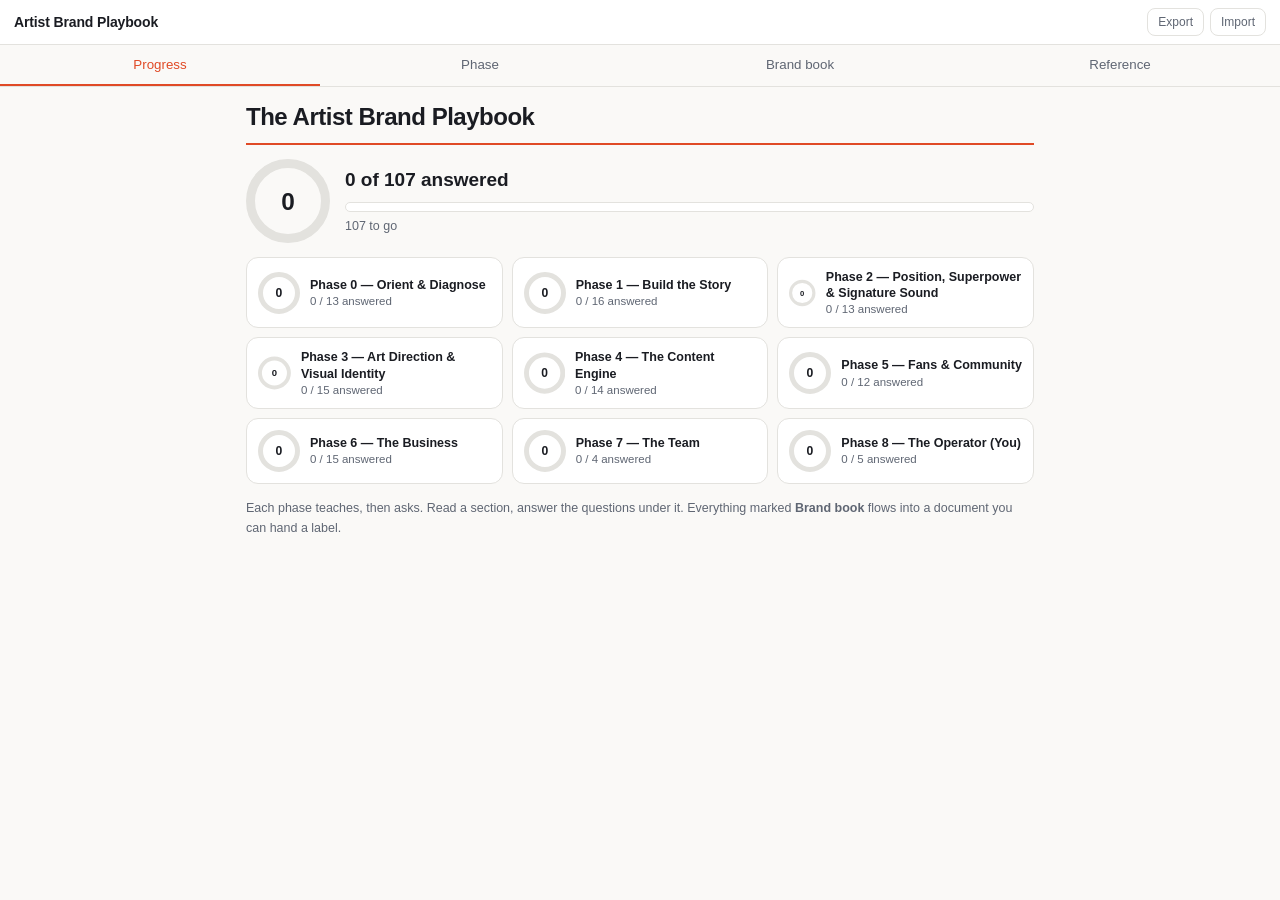
<file: index.html>
<!DOCTYPE html><html lang="en"><head>
<meta charset="utf-8">
<meta name="viewport" content="width=device-width,initial-scale=1,viewport-fit=cover">
<title>Artist Brand Playbook</title>
<meta name="description" content="Playbook and workbook for building a music artist brand.">
<link rel="manifest" href="manifest.webmanifest">
<meta name="theme-color" content="#0e0f13">
<meta name="apple-mobile-web-app-capable" content="yes">
<meta name="mobile-web-app-capable" content="yes">
<meta name="apple-mobile-web-app-status-bar-style" content="black-translucent">
<meta name="apple-mobile-web-app-title" content="Playbook">
<link rel="apple-touch-icon" href="icon-192.png">
<link rel="icon" href="icon-192.png">
<link rel="stylesheet" href="style.css">
</head><body>
<div id="app">
 <header id="bar">
  <span class="brand">Artist Brand Playbook</span>
  <span class="sp"></span>
  <button id="exp" class="mini">Export</button>
  <button id="imp" class="mini">Import</button>
 </header>
 <nav id="tabs">
  <button id="tab_home">Progress</button>
  <button id="tab_phase">Phase</button>
  <button id="tab_book">Brand book</button>
  <button id="tab_ref">Reference</button>
 </nav>
 <main id="stage"></main>
 <div id="boot"><p>Loading…</p></div>
</div>
<div id="printarea"></div>
<div id="toast"></div>
<input type="file" id="fi" accept="application/json,.json" hidden>
<noscript><p style="padding:24px;font:16px system-ui">This app needs JavaScript enabled.</p></noscript>
<script src="app.js"></script>
</body></html>
</file>
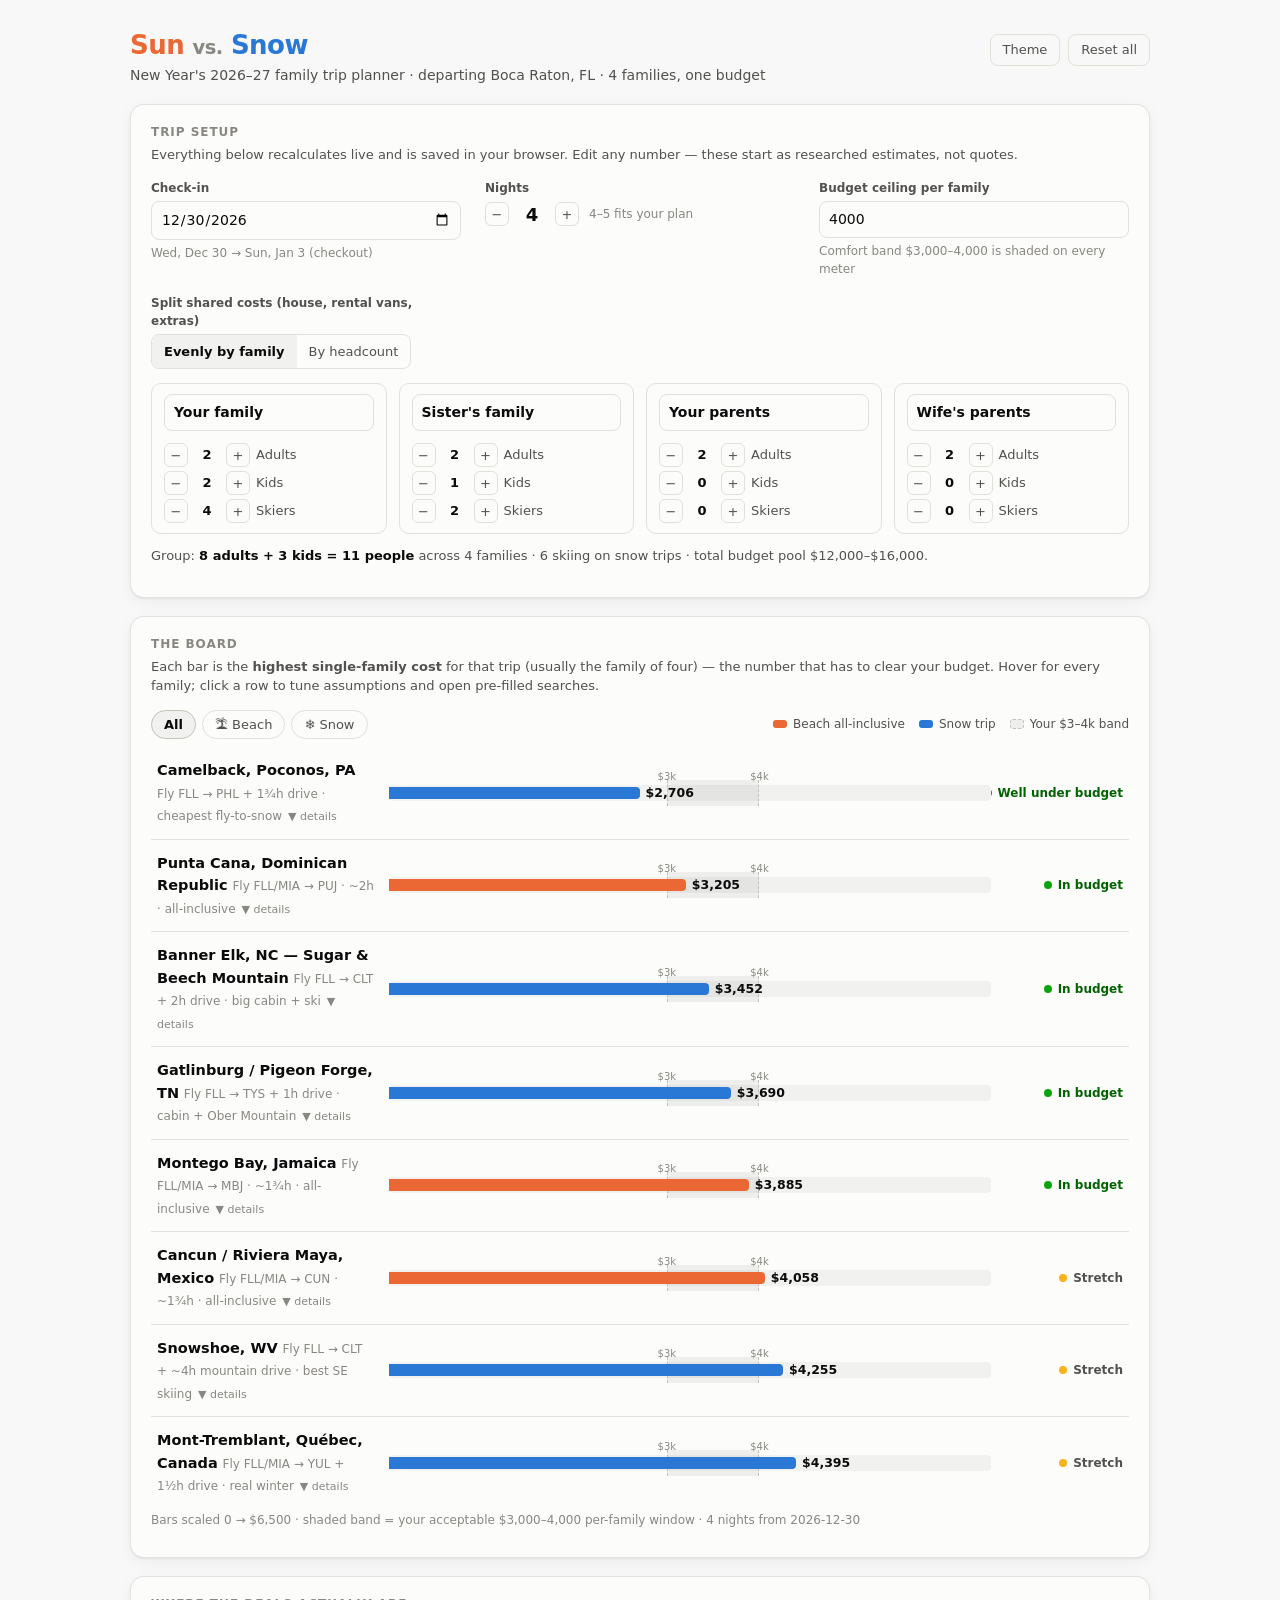
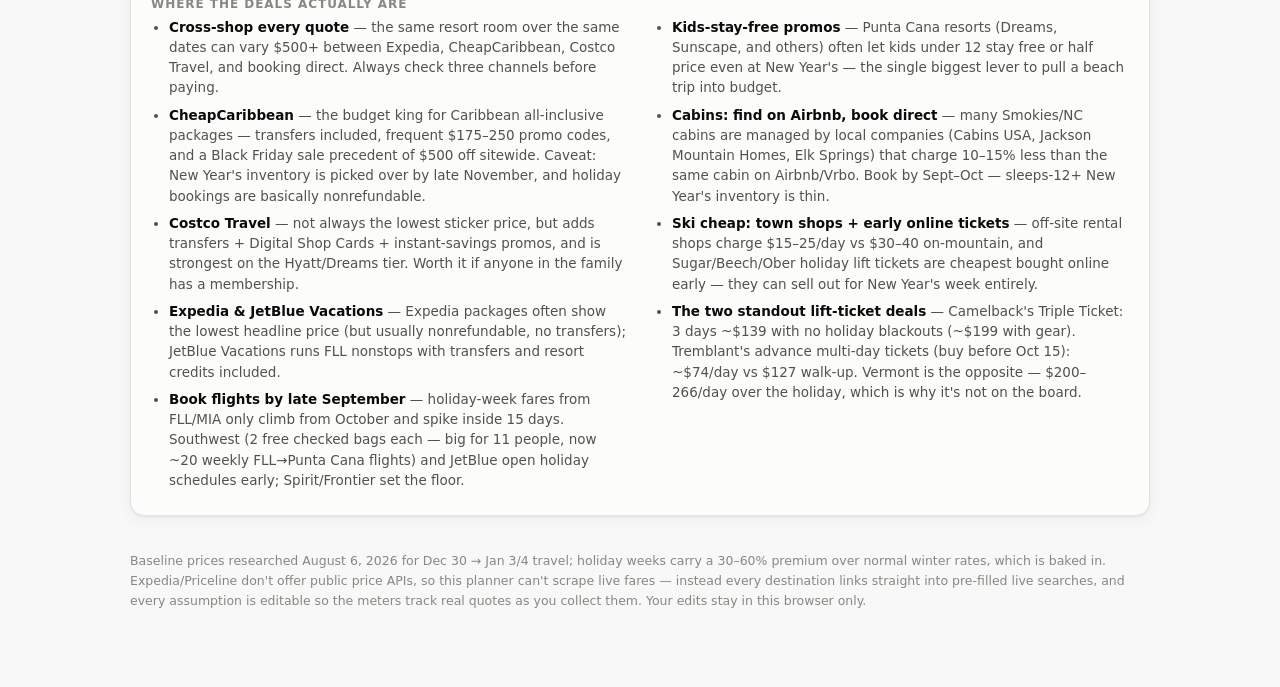
<file: trip-planner/index.html>
<!DOCTYPE html>
<html lang="en">
<head>
<meta charset="utf-8">
<meta name="viewport" content="width=device-width, initial-scale=1">
<title>Sun vs. Snow — New Year's Family Trip Planner</title>
<style>
  :root {
    color-scheme: light;
    /* ink + surfaces (cool-biased neutrals) */
    --page: #f7f8f7;
    --surface: #fcfcfb;
    --surface-2: #f1f2f0;
    --ink: #0b0b0b;
    --ink-2: #52514e;
    --ink-3: #898781;
    --hairline: #e1e0d9;
    --ring: rgba(11,11,11,0.10);
    --baseline: #c3c2b7;
    /* the two worlds */
    --beach: #eb6834;
    --beach-soft: rgba(235,104,52,0.12);
    --snow: #2a78d6;
    --snow-soft: rgba(42,120,214,0.12);
    /* status (fixed, never themed) */
    --good: #0ca30c;
    --good-text: #006300;
    --warn: #fab219;
    --crit: #d03b3b;
    --band: rgba(11,11,11,0.055);
    --shadow: 0 1px 2px rgba(11,11,11,0.05), 0 4px 16px rgba(11,11,11,0.05);
    --focus: 0 0 0 2px var(--surface), 0 0 0 4px var(--snow);
  }
  @media (prefers-color-scheme: dark) {
    :root:where(:not([data-theme="light"])) {
      color-scheme: dark;
      --page: #0d0d0d;
      --surface: #1a1a19;
      --surface-2: #232322;
      --ink: #ffffff;
      --ink-2: #c3c2b7;
      --ink-3: #898781;
      --hairline: #2c2c2a;
      --ring: rgba(255,255,255,0.10);
      --baseline: #383835;
      --beach: #d95926;
      --beach-soft: rgba(217,89,38,0.18);
      --snow: #3987e5;
      --snow-soft: rgba(57,135,229,0.18);
      --good-text: #0ca30c;
      --band: rgba(255,255,255,0.07);
      --shadow: none;
      --focus: 0 0 0 2px var(--surface), 0 0 0 4px var(--snow);
    }
  }
  :root[data-theme="dark"] {
    color-scheme: dark;
    --page: #0d0d0d;
    --surface: #1a1a19;
    --surface-2: #232322;
    --ink: #ffffff;
    --ink-2: #c3c2b7;
    --ink-3: #898781;
    --hairline: #2c2c2a;
    --ring: rgba(255,255,255,0.10);
    --baseline: #383835;
    --beach: #d95926;
    --beach-soft: rgba(217,89,38,0.18);
    --snow: #3987e5;
    --snow-soft: rgba(57,135,229,0.18);
    --good-text: #0ca30c;
    --band: rgba(255,255,255,0.07);
    --shadow: none;
    --focus: 0 0 0 2px var(--surface), 0 0 0 4px var(--snow);
  }
  :root[data-theme="light"] {
    color-scheme: light;
    --page: #f7f8f7;
    --surface: #fcfcfb;
    --surface-2: #f1f2f0;
    --ink: #0b0b0b;
    --ink-2: #52514e;
    --ink-3: #898781;
    --hairline: #e1e0d9;
    --ring: rgba(11,11,11,0.10);
    --baseline: #c3c2b7;
    --beach: #eb6834;
    --beach-soft: rgba(235,104,52,0.12);
    --snow: #2a78d6;
    --snow-soft: rgba(42,120,214,0.12);
    --good-text: #006300;
    --band: rgba(11,11,11,0.055);
    --shadow: 0 1px 2px rgba(11,11,11,0.05), 0 4px 16px rgba(11,11,11,0.05);
  }

  * { box-sizing: border-box; }
  body {
    margin: 0;
    background: var(--page);
    color: var(--ink);
    font: 15px/1.5 system-ui, -apple-system, "Segoe UI", sans-serif;
    -webkit-text-size-adjust: 100%;
  }
  .wrap { max-width: 1060px; margin: 0 auto; padding: 20px 20px 64px; }

  a { color: var(--snow); }
  button { font: inherit; color: inherit; }
  button:focus-visible, input:focus-visible, select:focus-visible, [tabindex]:focus-visible {
    outline: none; box-shadow: var(--focus); border-radius: 6px;
  }

  /* ---------- header ---------- */
  header.top {
    display: flex; flex-wrap: wrap; align-items: baseline; gap: 8px 16px;
    padding: 6px 0 18px;
  }
  .wordmark { font-size: 26px; font-weight: 800; letter-spacing: -0.02em; margin: 0; text-wrap: balance; }
  .wordmark .sun { color: var(--beach); }
  .wordmark .vs { color: var(--ink-3); font-weight: 600; font-size: 0.75em; padding: 0 2px; }
  .wordmark .sno { color: var(--snow); }
  .tagline { color: var(--ink-2); font-size: 14px; margin: 0; }
  .top-actions { margin-left: auto; display: flex; gap: 8px; }
  .ghost-btn {
    background: none; border: 1px solid var(--hairline); border-radius: 8px;
    padding: 5px 12px; font-size: 13px; color: var(--ink-2); cursor: pointer;
  }
  .ghost-btn:hover { background: var(--surface-2); color: var(--ink); }

  /* ---------- panels ---------- */
  .panel {
    background: var(--surface); border: 1px solid var(--ring); border-radius: 14px;
    box-shadow: var(--shadow); padding: 18px 20px; margin-bottom: 18px;
  }
  .panel h2 {
    margin: 0 0 4px; font-size: 12px; font-weight: 700; letter-spacing: 0.08em;
    text-transform: uppercase; color: var(--ink-3);
  }
  .panel .sub { margin: 0 0 14px; color: var(--ink-2); font-size: 13px; }

  /* ---------- setup ---------- */
  .setup-grid { display: grid; grid-template-columns: repeat(auto-fit, minmax(230px, 1fr)); gap: 16px 24px; }
  .field label, .fam-card .fname { display: block; font-size: 12px; font-weight: 600; color: var(--ink-2); margin-bottom: 4px; }
  .field input[type="date"], .field input[type="number"], .field select, .fam-card input[type="text"] {
    width: 100%; padding: 7px 9px; border: 1px solid var(--hairline); border-radius: 8px;
    background: var(--surface); color: var(--ink); font: inherit; font-size: 14px;
  }
  .hint { font-size: 12px; color: var(--ink-3); margin-top: 4px; }
  .seg { display: inline-flex; border: 1px solid var(--hairline); border-radius: 8px; overflow: hidden; }
  .seg button { background: none; border: 0; padding: 7px 12px; font-size: 13px; cursor: pointer; color: var(--ink-2); }
  .seg button[aria-pressed="true"] { background: var(--surface-2); color: var(--ink); font-weight: 600; }
  .fam-grid { display: grid; grid-template-columns: repeat(auto-fit, minmax(215px, 1fr)); gap: 12px; margin-top: 14px; }
  .fam-card { border: 1px solid var(--hairline); border-radius: 10px; padding: 10px 12px; background: var(--surface); }
  .fam-card input[type="text"] { font-weight: 600; margin-bottom: 8px; }
  .steppers { display: flex; gap: 10px; flex-wrap: wrap; }
  .stepper { display: flex; align-items: center; gap: 6px; font-size: 13px; color: var(--ink-2); }
  .stepper .num {
    min-width: 26px; text-align: center; font-weight: 700; color: var(--ink);
    font-variant-numeric: tabular-nums;
  }
  .stepper button {
    width: 24px; height: 24px; border-radius: 6px; border: 1px solid var(--hairline);
    background: none; cursor: pointer; line-height: 1; color: var(--ink-2); padding: 0;
  }
  .stepper button:hover { background: var(--surface-2); color: var(--ink); }
  .group-note { margin-top: 12px; font-size: 13px; color: var(--ink-2); }
  .group-note strong { color: var(--ink); }

  /* ---------- board ---------- */
  .board-head { display: flex; flex-wrap: wrap; gap: 10px 16px; align-items: center; margin-bottom: 8px; }
  .filter-chips { display: flex; gap: 6px; }
  .chip-btn {
    border: 1px solid var(--hairline); background: none; border-radius: 999px;
    padding: 4px 12px; font-size: 13px; cursor: pointer; color: var(--ink-2);
  }
  .chip-btn[aria-pressed="true"] { background: var(--surface-2); color: var(--ink); font-weight: 600; border-color: var(--baseline); }
  .legend { display: flex; gap: 14px; margin-left: auto; font-size: 12px; color: var(--ink-2); flex-wrap: wrap; }
  .legend .key { display: inline-flex; align-items: center; gap: 6px; }
  .swatch { width: 14px; height: 8px; border-radius: 3px; display: inline-block; }
  .swatch.beach { background: var(--beach); }
  .swatch.snow { background: var(--snow); }
  .swatch.band { background: var(--band); border: 1px dashed var(--baseline); height: 10px; }

  .axis-note { font-size: 12px; color: var(--ink-3); margin: 2px 0 10px; }

  .dest-row { border-top: 1px solid var(--hairline); }
  .dest-row:first-of-type { border-top: 0; }
  .dest-btn {
    display: grid; grid-template-columns: 218px 1fr 118px; gap: 8px 14px; align-items: center;
    width: 100%; text-align: left; background: none; border: 0; padding: 12px 6px; cursor: pointer;
    border-radius: 10px;
  }
  .dest-btn:hover { background: var(--surface-2); }
  .d-name { font-weight: 700; font-size: 14.5px; line-height: 1.25; }
  .d-meta { font-size: 12px; color: var(--ink-3); margin-top: 2px; }
  .meter { position: relative; height: 34px; }
  .meter .track {
    position: absolute; inset: 9px 0; background: var(--surface-2);
    border-radius: 4px;
  }
  .meter .bandzone {
    position: absolute; top: 4px; bottom: 4px; background: var(--band);
    border-left: 1px dashed var(--baseline); border-right: 1px dashed var(--baseline);
  }
  .meter .bar {
    position: absolute; top: 11px; bottom: 11px; left: 0; border-radius: 0 4px 4px 0;
    min-width: 3px;
  }
  .meter .bar.beach { background: var(--beach); }
  .meter .bar.snow { background: var(--snow); }
  .meter .val {
    position: absolute; top: 50%; transform: translateY(-50%);
    font-size: 12.5px; font-weight: 700; font-variant-numeric: tabular-nums; white-space: nowrap;
  }
  .meter .band-label {
    position: absolute; top: -7px; font-size: 10px; color: var(--ink-3); transform: translateX(-50%);
    font-variant-numeric: tabular-nums;
  }
  .status { display: inline-flex; align-items: center; gap: 6px; font-size: 12px; font-weight: 600; color: var(--ink-2); justify-self: end; white-space: nowrap; }
  .status .dot { width: 8px; height: 8px; border-radius: 50%; flex: 0 0 auto; }
  .status.s-good .dot { background: var(--good); }
  .status.s-good { color: var(--good-text); }
  .status.s-warn .dot { background: var(--warn); }
  .status.s-crit .dot { background: var(--crit); }
  .status.s-crit { color: var(--crit); }
  .caret { color: var(--ink-3); font-size: 11px; margin-left: 6px; }

  /* ---------- detail ---------- */
  .detail { padding: 4px 6px 18px; }
  @media (prefers-reduced-motion: no-preference) {
    .detail { animation: slide 0.18s ease-out; }
    @keyframes slide { from { opacity: 0; transform: translateY(-4px); } to { opacity: 1; transform: none; } }
  }
  .detail-cols { display: grid; grid-template-columns: 1.1fr 1fr; gap: 18px; }
  @media (max-width: 780px) { .detail-cols { grid-template-columns: 1fr; } }
  .notes { margin: 0 0 6px; padding-left: 18px; font-size: 13.5px; color: var(--ink-2); }
  .notes li { margin-bottom: 4px; }
  .notes li strong { color: var(--ink); }
  .assump h3, .linkbox h3, .fam-costs h3 {
    font-size: 12px; text-transform: uppercase; letter-spacing: 0.08em; color: var(--ink-3);
    margin: 14px 0 8px; font-weight: 700;
  }
  .assump-grid { display: grid; grid-template-columns: repeat(auto-fill, minmax(150px, 1fr)); gap: 10px; }
  .assump-grid .field label { font-weight: 500; min-height: 30px; display: flex; align-items: flex-end; }
  .assump-grid input { width: 100%; padding: 6px 8px; border: 1px solid var(--hairline); border-radius: 8px; background: var(--surface); color: var(--ink); font-size: 14px; font-variant-numeric: tabular-nums; }
  .mini-btn { background: none; border: 0; color: var(--snow); font-size: 12.5px; cursor: pointer; padding: 4px 0; text-decoration: underline; }

  .cost-table-wrap { overflow-x: auto; }
  table.costs { border-collapse: collapse; width: 100%; font-size: 13px; min-width: 470px; }
  table.costs th { text-align: right; font-weight: 600; color: var(--ink-3); font-size: 11.5px; text-transform: uppercase; letter-spacing: 0.05em; padding: 6px 8px; border-bottom: 1px solid var(--hairline); }
  table.costs th:first-child, table.costs td:first-child { text-align: left; }
  table.costs td { padding: 6px 8px; text-align: right; font-variant-numeric: tabular-nums; border-bottom: 1px solid var(--hairline); color: var(--ink-2); }
  table.costs td:first-child { color: var(--ink); font-weight: 600; }
  table.costs td.tot { font-weight: 700; color: var(--ink); }
  table.costs tr.grand td { border-bottom: 0; border-top: 1px solid var(--baseline); color: var(--ink); }
  .over { color: var(--crit) !important; }
  .underb { color: var(--good-text) !important; }

  .links-grid { display: grid; grid-template-columns: 1fr 1fr; gap: 6px 10px; }
  @media (max-width: 520px) { .links-grid { grid-template-columns: 1fr; } }
  .deal-link {
    display: flex; align-items: center; justify-content: space-between; gap: 8px;
    border: 1px solid var(--hairline); border-radius: 9px; padding: 8px 11px;
    text-decoration: none; font-size: 13.5px; font-weight: 600; color: var(--ink);
    background: var(--surface);
  }
  .deal-link:hover { border-color: var(--baseline); background: var(--surface-2); }
  .deal-link .tag { font-size: 10.5px; font-weight: 700; letter-spacing: 0.04em; text-transform: uppercase; color: var(--ink-3); flex: 0 0 auto; }
  .deal-link .tag.pre { color: var(--good-text); }

  /* ---------- tooltip ---------- */
  .tip {
    position: fixed; z-index: 30; pointer-events: none; background: var(--surface);
    border: 1px solid var(--ring); border-radius: 10px; box-shadow: var(--shadow);
    padding: 9px 12px; font-size: 12.5px; max-width: 280px; display: none;
  }
  .tip.show { display: block; }
  .tip .t-title { font-weight: 700; margin-bottom: 4px; }
  .tip .t-row { display: flex; justify-content: space-between; gap: 16px; color: var(--ink-2); }
  .tip .t-row b { font-variant-numeric: tabular-nums; color: var(--ink); font-weight: 600; }

  /* ---------- tips + footer ---------- */
  .tips-cols { display: grid; grid-template-columns: 1fr 1fr; gap: 4px 28px; }
  @media (max-width: 720px) { .tips-cols { grid-template-columns: 1fr; } }
  .tips-cols ul { margin: 0; padding-left: 18px; font-size: 13.5px; color: var(--ink-2); }
  .tips-cols li { margin-bottom: 7px; }
  .tips-cols li strong { color: var(--ink); }
  footer { color: var(--ink-3); font-size: 12.5px; line-height: 1.6; padding-top: 4px; }

  @media (max-width: 640px) {
    body { overflow-x: clip; }
    .dest-btn { grid-template-columns: 1fr auto; }
    .dest-btn .meter { grid-column: 1 / -1; order: 3; }
    .status { white-space: normal; max-width: 118px; align-self: start; }
    .wrap { padding: 14px 12px 48px; }
    .panel { padding: 14px; }
  }
</style>
</head>
<body>
<div class="wrap">
  <header class="top">
    <div>
      <h1 class="wordmark"><span class="sun">Sun</span><span class="vs"> vs. </span><span class="sno">Snow</span></h1>
      <p class="tagline">New Year's 2026–27 family trip planner · departing Boca Raton, FL · 4 families, one budget</p>
    </div>
    <div class="top-actions">
      <button class="ghost-btn" id="themeBtn" type="button">Theme</button>
      <button class="ghost-btn" id="resetBtn" type="button">Reset all</button>
    </div>
  </header>

  <section class="panel" id="setupPanel">
    <h2>Trip setup</h2>
    <p class="sub">Everything below recalculates live and is saved in your browser. Edit any number — these start as researched estimates, not quotes.</p>
    <div class="setup-grid">
      <div class="field">
        <label for="checkin">Check-in</label>
        <input type="date" id="checkin">
        <div class="hint" id="dateHint"></div>
      </div>
      <div class="field">
        <label for="nights">Nights</label>
        <div class="stepper" style="gap:10px">
          <button type="button" data-n="-1" id="nMinus" aria-label="Fewer nights">−</button>
          <span class="num" id="nightsNum" style="font-size:18px"></span>
          <button type="button" data-n="1" id="nPlus" aria-label="More nights">+</button>
          <span class="hint" style="margin:0">4–5 fits your plan</span>
        </div>
      </div>
      <div class="field">
        <label for="budget">Budget ceiling per family</label>
        <input type="number" id="budget" min="1000" max="20000" step="100">
        <div class="hint">Comfort band $3,000–4,000 is shaded on every meter</div>
      </div>
      <div class="field">
        <label>Split shared costs (house, rental vans, extras)</label>
        <div class="seg" role="group" aria-label="Cost split mode">
          <button type="button" id="splitFam" aria-pressed="true">Evenly by family</button>
          <button type="button" id="splitHead" aria-pressed="false">By headcount</button>
        </div>
      </div>
    </div>
    <div class="fam-grid" id="famGrid"></div>
    <p class="group-note" id="groupNote"></p>
  </section>

  <section class="panel">
    <h2>The board</h2>
    <p class="sub">Each bar is the <strong>highest single-family cost</strong> for that trip (usually the family of four) — the number that has to clear your budget. Hover for every family; click a row to tune assumptions and open pre-filled searches.</p>
    <div class="board-head">
      <div class="filter-chips" role="group" aria-label="Filter destinations">
        <button class="chip-btn" data-f="all" aria-pressed="true" type="button">All</button>
        <button class="chip-btn" data-f="beach" aria-pressed="false" type="button">🏝 Beach</button>
        <button class="chip-btn" data-f="snow" aria-pressed="false" type="button">❄️ Snow</button>
      </div>
      <div class="legend">
        <span class="key"><span class="swatch beach"></span>Beach all-inclusive</span>
        <span class="key"><span class="swatch snow"></span>Snow trip</span>
        <span class="key"><span class="swatch band"></span>Your $3–4k band</span>
      </div>
    </div>
    <div id="board"></div>
    <p class="axis-note" id="axisNote"></p>
  </section>

  <section class="panel">
    <h2>Where the deals actually are</h2>
    <div class="tips-cols" id="dealTips"></div>
  </section>

  <footer>
    <p id="methodNote"></p>
  </footer>
</div>
<div class="tip" id="tip" role="presentation"></div>

<script>
'use strict';
/* ============================== data ============================== */
const RESEARCH_DATE = 'August 6, 2026';

const DEFAULT_STATE = {
  checkin: '2026-12-30',
  nights: 4,
  budget: 4000,
  split: 'family',
  filter: 'all',
  families: [
    { name: 'Your family',     adults: 2, kids: 2, skiers: 4 },
    { name: "Sister's family", adults: 2, kids: 1, skiers: 2 },
    { name: 'Your parents',    adults: 2, kids: 0, skiers: 0 },
    { name: "Wife's parents",  adults: 2, kids: 0, skiers: 0 }
  ],
  overrides: {}
};

/* Editable assumption fields per destination, keyed by id.
   All dollar figures are USD. flightA/flightK = round trip per adult/kid.
   aiA/aiK = all-inclusive per night per adult/kid. house = whole-house per night.
   liftDay/rentDay = per skier per day. foodDay = per person per day (non-AI trips).
   carsGas = round-trip gas+tolls per car. rentalCarDay = per rental vehicle per day. */
const DESTS = [
  {
    id: 'puntacana', type: 'beach', travel: 'fly',
    name: 'Punta Cana, Dominican Republic',
    meta: 'Fly FLL/MIA → PUJ · ~2h · all-inclusive',
    fields: { flightA: 380, flightK: 380, aiA: 130, aiK: 65, cars: 0, miscGroup: 500 },
    notes: [
      '<strong>The only beach option that comfortably fits $4k per family of 4</strong> over New Year\'s — 3.5–4★ family all-inclusives (Bahia Principe, Riu Bambu, Vista Sol, Occidental, Grand Palladium) run real promos even at peak.',
      '<strong>Kids under 12 often stay free or half price</strong> (Dreams, Sunscape, Club Med model) — that single lever is worth $400–800.',
      'Southwest now flies FLL→PUJ ~20×/week (2 free bags each — huge for 11 people); Spirit and JetBlue keep fares honest. Book by Sep–Oct.',
      'Misc line covers airport transfers + tips for the group (CheapCaribbean packages include transfers).',
      '<strong>Watch out:</strong> the same room can vary $500+ across booking sites — always cross-shop 3 channels.'
    ]
  },
  {
    id: 'cancun', type: 'beach', travel: 'fly',
    name: 'Cancun / Riviera Maya, Mexico',
    meta: 'Fly FLL/MIA → CUN · ~1¾h · all-inclusive',
    fields: { flightA: 450, flightK: 450, aiA: 175, aiK: 90, cars: 0, miscGroup: 550 },
    notes: [
      'Shortest beach flight and the biggest resort selection, but <strong>runs 15–35% over Punta Cana</strong> — NYE in Cancun is peak-peak (5★ family resorts hit $1,100+/night).',
      'To stay near budget: older Riviera Maya inventory (Riu Lupita, Viva, Bahia Principe RM, Seadust) + Spirit/Frontier fares from FLL.',
      '<strong>Watch out:</strong> many Cancun/RM resorts charge a <strong>mandatory NYE gala supplement</strong> (~$100/adult, ~$50/child) — sometimes billed separately. Confirm in writing before booking.',
      'Holiday airfare from South Florida sells out early; book flights by ~September.'
    ]
  },
  {
    id: 'montego', type: 'beach', travel: 'fly',
    name: 'Montego Bay, Jamaica',
    meta: 'Fly FLL/MIA → MBJ · ~1¾h · all-inclusive',
    fields: { flightA: 400, flightK: 400, aiA: 180, aiK: 90, cars: 0, miscGroup: 500 },
    notes: [
      'Resorts cluster minutes from the airport, so transfers are short — genuinely nice with small kids and grandparents.',
      'Fewer budget mega-resorts than Punta Cana; the family-value pick is <strong>Holiday Inn Resort Montego Bay</strong> (kids stay + eat free). Note Riu Montego Bay is adults-only.',
      'Southwest flies FLL→MBJ ~34×/week; Spirit and JetBlue from ~$220 off-peak.',
      '<strong>Watch out:</strong> at family-resort tier Jamaica prices at or above Cancun — it fits budget only with a package deal.'
    ]
  },
  {
    id: 'bannerelk', type: 'snow', travel: 'fly',
    name: 'Banner Elk, NC — Sugar & Beech Mountain',
    meta: 'Fly FLL → CLT + 2h drive · big cabin + ski',
    fields: { flightA: 220, flightK: 220, house: 850, liftDay: 99, rentDay: 25, skiDays: 2, foodDay: 30, rentalCarDay: 70, rentalCars: 2, miscGroup: 300 },
    notes: [
      '<strong>Snow around the cabin: ~20–25%</strong> in the Banner Elk valley, but <strong>roughly 40% if you book up on Beech Mountain itself</strong> (5,000+ ft, the highest town in the eastern US, with a village sledding hill) — pick the cabin\'s elevation to buy snow odds. Slopes are white regardless.',
      'Fly into Charlotte: Spirit runs FLL→CLT for $110–180 even at New Year\'s (AA $220–320), then it\'s a 2-hour drive up in the rental vans. Two minivans seat the whole group plus gear.',
      'Sugar Mountain\'s 2026–27 holiday prices are already posted: <strong>$99/day adult, $72 child 5–11, kids ≤4 just $4</strong>. Both mountains have 100% snowmaking — slopes are a near-lock for New Year\'s even if nothing natural falls.',
      '<strong>Rent gear at off-site shops in town</strong> (Ski Country Sports, Alpine Ski Center): $15–25/day vs $30–40 at the resort — saves the group $200+.',
      'A 5–6BR house sleeping 12–14 runs $600–1,000/night over New Year\'s ($2,800–4,400 for 4 nights with fees). One roof, one kitchen, cousins in bunk rooms.',
      '<strong>Watch out:</strong> holiday-week crowds are heavy and only part of the mountain may be open after a warm spell. Ask for AWD or winter-rated vans — the last stretch is mountain road. Book the cabin by Sept–Oct — 12+ person inventory is thin.'
    ]
  },
  {
    id: 'gatlinburg', type: 'snow', travel: 'fly',
    name: 'Gatlinburg / Pigeon Forge, TN',
    meta: 'Fly FLL → TYS + 1h drive · cabin + Ober Mountain',
    fields: { flightA: 250, flightK: 250, house: 950, liftDay: 95, rentDay: 25, skiDays: 2, foodDay: 30, rentalCarDay: 70, rentalCars: 2, miscGroup: 500 },
    notes: [
      '<strong>Snow around the cabin: ~10–20% — the lowest on the board.</strong> Town sits at 1,300 ft and averages ~1" of snow all December. The snow fix: a 40-min drive up to Newfound Gap (5,046 ft) in the Smokies, where holiday snow odds approach 50%.',
      'Allegiant flies FLL→Knoxville nonstop (~7×/week, December averages ~$253 round trip), and Gatlinburg is only an hour from the airport — the easiest fly-in of the mountain options.',
      '<strong>Most to do for non-skiers</strong>: Dollywood\'s Smoky Mountain Christmas (6M lights, ~$85–95/person online, ages ≤3 free), Ripley\'s Aquarium, SkyLift, the strip — grandparents and the little one stay busy.',
      'Ober Mountain is small (10 trails) and beginner-friendly — fine for kids and first-timers, thin for real skiers. Peak-day tickets $89–99; ages ≤4 free.',
      '<strong>Rent skis downtown, not on-mountain</strong> — on-site rental lines hit 2–3 hours on holiday peak days.',
      '7,000+ cabins means early bookers can still land a sleeps-14 chalet for ~$700–1,000/night over New Year\'s.',
      '<strong>Watch out:</strong> only ~1-in-4 odds of natural snow in town at New Year\'s — the slopes run on snowmaking but the town will likely be brown. The trip stands on Dollywood + the Smokies, snow is the bonus.'
    ]
  },
  {
    id: 'snowshoe', type: 'snow', travel: 'fly',
    name: 'Snowshoe, WV',
    meta: 'Fly FLL → CLT + ~4h mountain drive · best SE skiing',
    fields: { flightA: 220, flightK: 220, house: 1200, liftDay: 129, rentDay: 40, skiDays: 2, foodDay: 35, rentalCarDay: 75, rentalCars: 2, miscGroup: 300 },
    notes: [
      '<strong>Snow around the cabin: ~60–75% — the best real-snow odds south of Canada.</strong> The village sits at 4,848 ft in the snowiest pocket of the mid-Atlantic; December alone averages 30–44" of natural snow.',
      'The best skiing in the Southeast — 60 trails, 1,500 ft vertical, ~180" natural snow vs Sugar\'s 20 slopes.',
      'Holiday lift tickets ~$129/day online ($149 walk-up); village lodging for 12 runs $900–1,500/night with 4–5 night minimums over New Year\'s.',
      '<strong>Watch out:</strong> there is no close airport — Charlotte, Pittsburgh, and Dulles are all ~4 hours of mountain driving away, which is why Snowshoe rarely pencils for fly-in groups. The last 2 hours are winding mountain roads.'
    ]
  },
  {
    id: 'camelback', type: 'snow', travel: 'fly',
    name: 'Camelback, Poconos, PA',
    meta: 'Fly FLL → PHL + 1¾h drive · cheapest fly-to-snow',
    fields: { flightA: 185, flightK: 185, house: 700, liftDay: 47, rentDay: 20, skiDays: 2, foodDay: 30, rentalCarDay: 70, rentalCars: 2, miscGroup: 300 },
    notes: [
      '<strong>The sleeper deal of the whole board.</strong> FLL→Philadelphia runs $120–250 round trip even at New Year\'s, and Camelback\'s <strong>Triple Ticket is 3 ski days for ~$139 with NO blackout dates</strong> (~$199 with rentals included) — the best holiday lift deal anywhere on this list.',
      'Big Poconos houses are abundant: area average ~$580/night for Dec 26–Jan 2; 12-guest houses with a hot tub run $500–900 over New Year\'s.',
      'Camelback also has the biggest snowtubing park in the US plus an indoor waterpark — real options for the non-skiers.',
      '<strong>Snow around the house: ~20–30%.</strong> The Poconos get real winters, but a late-December thaw is common — the slopes and tubing park stay white on snowmaking either way.',
      '<strong>Watch out:</strong> 800 ft vertical and serious holiday crowds — this is a fun family hill, not a destination mountain. Thaw risk is real, but snowmaking usually holds through late December.'
    ]
  },
  {
    id: 'tremblant', type: 'snow', travel: 'fly',
    name: 'Mont-Tremblant, Québec, Canada',
    meta: 'Fly FLL/MIA → YUL + 1½h drive · real winter',
    fields: { flightA: 380, flightK: 380, house: 800, liftDay: 110, rentDay: 45, skiDays: 2, foodDay: 35, rentalCarDay: 80, rentalCars: 2, miscGroup: 300 },
    notes: [
      '<strong>Snow around the chalet: ~90%+ — the only near-guarantee on the board.</strong> The Laurentians average ~45" of snow in December alone with 23 snowy days (Montréal, lower and further south, still runs ~79% on Dec 25).',
      '<strong>The only option with near-guaranteed real winter</strong> — ~70% of terrain open by Christmas on snowmaking, 2,116 ft vertical, a storybook pedestrian village, and NYE fireworks on the slopes.',
      'You fly counter-flow (snowbirds head FLL→Montréal in reverse), which softens the holiday premium: Porter/Air Transat run $250–450 round trip booked early, mainline $450–650.',
      '<strong>Book lift tickets before Oct 15</strong>: Tremblant\'s advance multi-day rate is ~CAD 104 (≈$74)/day vs ~$127 holiday walk-up — that\'s $400+ back for the group. The strong US dollar (CAD ≈ $0.71) helps everywhere.',
      'Chalets sleeping 12 run ~$550–1,000/night USD over New Year\'s — but expect <strong>5–7 night minimums</strong>, which pushes you to the 5-night version of this trip.',
      'Passports needed for everyone, including the kids. Rental vans include Québec\'s mandatory winter tires (~$250–450 per van for 5 days).',
      '<strong>Watch out:</strong> this only fits the budget with early-booking discipline on all three fronts (flights now, lift tickets by Oct 15, modest chalet). Cheaper-but-smaller alternative: Blue Mountain, Ontario via Toronto (~$400–600 less per family, 720 ft vertical, more rain risk).'
    ]
  }
];

/* Deal-search links. {ci}/{co} = ISO dates, {ciC}/{coC} = compact dates,
   {ad}/{kd} = family-1 adults/kids, {AD}/{KD} = group adults/kids, {rooms} = family count. */
const LINKS = {
  puntacana: { code: 'PUJ', expediaDest: 'Punta Cana (and vicinity), Dominican Republic' },
  cancun:    { code: 'CUN', expediaDest: 'Cancun (and vicinity), Quintana Roo, Mexico' },
  montego:   { code: 'MBJ', expediaDest: 'Montego Bay (and vicinity), Jamaica' },
  bannerelk: { code: 'CLT', airbnb: 'Banner-Elk--NC--United-States', vrbo: 'Banner Elk, NC',
               resorts: [['Sugar Mountain tickets', 'https://www.skisugar.com/'], ['Beech Mountain tickets', 'https://www.beechmountainresort.com/']] },
  gatlinburg:{ code: 'TYS', airbnb: 'Gatlinburg--TN--United-States', vrbo: 'Gatlinburg, TN',
               resorts: [['Ober Mountain tickets', 'https://obermountain.com/'], ['Dollywood calendar', 'https://www.dollywood.com/']] },
  snowshoe:  { code: 'CLT', airbnb: 'Snowshoe--WV--United-States', vrbo: 'Snowshoe, WV',
               resorts: [['Snowshoe lodging + lifts', 'https://www.snowshoemtn.com/']] },
  camelback: { code: 'PHL', airbnb: 'Pocono-Mountains--PA--United-States', vrbo: 'Pocono Mountains, PA',
               resorts: [['Camelback Triple Ticket', 'https://www.camelbackresort.com/'], ['Camelback lodging', 'https://www.camelbackresort.com/stay/']] },
  tremblant: { code: 'YUL', airbnb: 'Mont-Tremblant--QC--Canada', vrbo: 'Mont-Tremblant, QC',
               resorts: [['Tremblant lifts (advance by Oct 15)', 'https://www.tremblant.ca/plan/tickets-and-passes/winter-lift-tickets'], ['Tremblant lodging', 'https://www.tremblant.ca/']] }
};

const DEAL_TIPS = [
  ['Cross-shop every quote', 'the same resort room over the same dates can vary $500+ between Expedia, CheapCaribbean, Costco Travel, and booking direct. Always check three channels before paying.'],
  ['CheapCaribbean', 'the budget king for Caribbean all-inclusive packages — transfers included, frequent $175–250 promo codes, and a Black Friday sale precedent of $500 off sitewide. Caveat: New Year\'s inventory is picked over by late November, and holiday bookings are basically nonrefundable.'],
  ['Costco Travel', 'not always the lowest sticker price, but adds transfers + Digital Shop Cards + instant-savings promos, and is strongest on the Hyatt/Dreams tier. Worth it if anyone in the family has a membership.'],
  ['Expedia & JetBlue Vacations', 'Expedia packages often show the lowest headline price (but usually nonrefundable, no transfers); JetBlue Vacations runs FLL nonstops with transfers and resort credits included.'],
  ['Book flights by late September', 'holiday-week fares from FLL/MIA only climb from October and spike inside 15 days. Southwest (2 free checked bags each — big for 11 people, now ~20 weekly FLL→Punta Cana flights) and JetBlue open holiday schedules early; Spirit/Frontier set the floor.'],
  ['Kids-stay-free promos', 'Punta Cana resorts (Dreams, Sunscape, and others) often let kids under 12 stay free or half price even at New Year\'s — the single biggest lever to pull a beach trip into budget.'],
  ['Cabins: find on Airbnb, book direct', 'many Smokies/NC cabins are managed by local companies (Cabins USA, Jackson Mountain Homes, Elk Springs) that charge 10–15% less than the same cabin on Airbnb/Vrbo. Book by Sept–Oct — sleeps-12+ New Year\'s inventory is thin.'],
  ['Ski cheap: town shops + early online tickets', 'off-site rental shops charge $15–25/day vs $30–40 on-mountain, and Sugar/Beech/Ober holiday lift tickets are cheapest bought online early — they can sell out for New Year\'s week entirely.'],
  ['The two standout lift-ticket deals', 'Camelback\'s Triple Ticket: 3 days ~$139 with no holiday blackouts (~$199 with gear). Tremblant\'s advance multi-day tickets (buy before Oct 15): ~$74/day vs $127 walk-up. Vermont is the opposite — $200–266/day over the holiday, which is why it\'s not on the board.']
];

/* ============================ state ============================ */
const LS_KEY = 'sunvsnow-v1';
let S = load();
let expanded = null;

function load() {
  try {
    const raw = localStorage.getItem(LS_KEY);
    if (raw) { const s = JSON.parse(raw); if (s && s.families) return s; }
  } catch (e) {}
  return JSON.parse(JSON.stringify(DEFAULT_STATE));
}
function save() { try { localStorage.setItem(LS_KEY, JSON.stringify(S)); } catch (e) {} }

function fieldsFor(d) {
  return Object.assign({}, d.fields, S.overrides[d.id] || {});
}

/* ============================ math ============================ */
function fmt(n) { return '$' + Math.round(n).toLocaleString('en-US'); }

function shares() {
  const heads = S.families.map(f => f.adults + f.kids);
  const totalHeads = heads.reduce((a, b) => a + b, 0) || 1;
  if (S.split === 'head') return heads.map(h => h / totalHeads);
  return S.families.map(() => 1 / S.families.length);
}

function famCosts(d) {
  const f = fieldsFor(d);
  const n = S.nights;
  const sh = shares();
  return S.families.map((fam, i) => {
    const c = { flights: 0, lodging: 0, ski: 0, food: 0, car: 0, misc: 0 };
    if (d.travel === 'fly') {
      c.flights = fam.adults * (f.flightA || 0) + fam.kids * (f.flightK || 0);
    } else {
      c.flights = ((f.carsGas || 0) * (f.cars || 0)) * sh[i];
    }
    if (f.aiA != null) {
      c.lodging = (fam.adults * f.aiA + fam.kids * (f.aiK || 0)) * n;
    } else if (f.house != null) {
      c.lodging = f.house * n * sh[i];
    }
    if (f.liftDay != null) {
      c.ski = (fam.skiers || 0) * ((f.liftDay || 0) + (f.rentDay || 0)) * (f.skiDays || 0);
    }
    if (f.foodDay != null) {
      c.food = (fam.adults + fam.kids) * f.foodDay * n;
    }
    if (f.rentalCarDay != null) {
      c.car = (f.rentalCarDay * (f.rentalCars || 0) * (n + 1)) * sh[i];
    }
    c.misc = (f.miscGroup || 0) * sh[i];
    c.total = c.flights + c.lodging + c.ski + c.food + c.car + c.misc;
    return c;
  });
}

function verdict(maxCost) {
  if (maxCost <= 3000) return { cls: 's-good', label: 'Well under budget' };
  if (maxCost <= S.budget) return { cls: 's-good', label: 'In budget' };
  if (maxCost <= S.budget * 1.15) return { cls: 's-warn', label: 'Stretch' };
  return { cls: 's-crit', label: 'Over budget' };
}

/* ============================ links ============================ */
function isoDates() {
  const ci = S.checkin;
  const d = new Date(ci + 'T12:00:00');
  d.setDate(d.getDate() + S.nights);
  const co = d.toISOString().slice(0, 10);
  return { ci, co };
}
function dealLinks(d) {
  const L = LINKS[d.id] || {};
  const { ci, co } = isoDates();
  const ciC = ci.replace(/-/g, ''), coC = co.replace(/-/g, '');
  const f1 = S.families[0] || { adults: 2, kids: 2 };
  const AD = S.families.reduce((a, f) => a + f.adults, 0);
  const KD = S.families.reduce((a, f) => a + f.kids, 0);
  const rooms = S.families.length;
  const out = { packages: [], flights: [], houses: [], resorts: [] };

  if (d.type === 'beach') {
    out.packages.push(
      ['Expedia — hotels w/ your dates', `https://www.expedia.com/Hotel-Search?destination=${encodeURIComponent(L.expediaDest)}&startDate=${ci}&endDate=${co}&adults=${AD}&rooms=${rooms}`, true],
      ['Expedia — flight+hotel bundles', 'https://www.expedia.com/Vacation-Packages', false],
      ['Costco Travel — all-inclusives', 'https://www.costcotravel.com/Vacation-Packages/All-Inclusive', false],
      ['CheapCaribbean deals', 'https://www.cheapcaribbean.com/', false],
      ['Priceline packages', 'https://www.priceline.com/vacation-packages/', false]
    );
  }
  if (d.travel === 'fly' && L.code) {
    const kidSeg = f1.kids > 0 ? `/${f1.kids}children` : '';
    out.flights.push(
      ['Google Flights', `https://www.google.com/travel/flights?q=${encodeURIComponent(`Flights from FLL to ${L.code} on ${ci} through ${co} for ${f1.adults} adults${f1.kids ? ' ' + f1.kids + ' children' : ''}`)}`, true],
      ['Kayak', `https://www.kayak.com/flights/FLL-${L.code}/${ci}/${co}/${f1.adults}adults${kidSeg}?sort=bestflight_a`, true],
      ['Priceline flights', `https://www.priceline.com/m/fly/search/FLL-${L.code}-${ciC}/${L.code}-FLL-${coC}/?num-adults=${f1.adults}`, true],
      ['Southwest (2 free bags)', `https://www.southwest.com/air/booking/select.html?originationAirportCode=FLL&destinationAirportCode=${L.code}&departureDate=${ci}&returnDate=${co}&adultPassengersCount=${f1.adults}&tripType=roundtrip&passengerType=ADULT&fareType=USD`, true]
    );
  }
  if (L.airbnb) {
    out.houses.push(
      ['Airbnb — big cabins, your dates', `https://www.airbnb.com/s/${L.airbnb}/homes?checkin=${ci}&checkout=${co}&adults=${AD}&children=${KD}&min_bedrooms=5`, true],
      ['Vrbo — same search', `https://www.vrbo.com/search?destination=${encodeURIComponent(L.vrbo)}&startDate=${ci}&endDate=${co}&adults=${AD}`, true]
    );
  }
  (L.resorts || []).forEach(r => out.resorts.push([r[0], r[1], false]));
  return out;
}

/* ============================ render ============================ */
const $ = id => document.getElementById(id);

function renderSetup() {
  $('checkin').value = S.checkin;
  $('nightsNum').textContent = S.nights;
  $('budget').value = S.budget;
  const { co } = isoDates();
  const opts = { weekday: 'short', month: 'short', day: 'numeric' };
  const ciD = new Date(S.checkin + 'T12:00:00'), coD = new Date(co + 'T12:00:00');
  $('dateHint').textContent = `${ciD.toLocaleDateString('en-US', opts)} → ${coD.toLocaleDateString('en-US', opts)} (checkout)`;
  $('splitFam').setAttribute('aria-pressed', S.split === 'family');
  $('splitHead').setAttribute('aria-pressed', S.split === 'head');

  const grid = $('famGrid');
  grid.innerHTML = '';
  S.families.forEach((fam, i) => {
    const card = document.createElement('div');
    card.className = 'fam-card';
    card.innerHTML = `
      <input type="text" value="${esc(fam.name)}" aria-label="Family name" data-fi="${i}" data-k="name">
      ${stepper(i, 'adults', 'Adults', fam.adults)}
      ${stepper(i, 'kids', 'Kids', fam.kids)}
      ${stepper(i, 'skiers', 'Skiers', fam.skiers)}`;
    grid.appendChild(card);
  });
  const AD = S.families.reduce((a, f) => a + f.adults, 0);
  const KD = S.families.reduce((a, f) => a + f.kids, 0);
  const SK = S.families.reduce((a, f) => a + f.skiers, 0);
  $('groupNote').innerHTML = `Group: <strong>${AD} adults + ${KD} kids = ${AD + KD} people</strong> across ${S.families.length} families · ${SK} skiing on snow trips · total budget pool ${fmt(3000 * S.families.length)}–${fmt(S.budget * S.families.length)}.`;
}

function stepper(i, k, label, val) {
  return `<div class="steppers" style="margin-top:4px"><div class="stepper">
    <button type="button" data-fi="${i}" data-k="${k}" data-d="-1" aria-label="Fewer ${label}">−</button>
    <span class="num">${val}</span>
    <button type="button" data-fi="${i}" data-k="${k}" data-d="1" aria-label="More ${label}">+</button>
    <span>${label}</span></div></div>`;
}

function esc(s) { return String(s).replace(/&/g, '&amp;').replace(/</g, '&lt;').replace(/"/g, '&quot;'); }

let SCALE = 6500;
function renderBoard() {
  const board = $('board');
  board.innerHTML = '';
  const visible = DESTS.filter(d => S.filter === 'all' || d.type === S.filter);
  const rows = visible.map(d => {
    const costs = famCosts(d);
    const max = Math.max(...costs.map(c => c.total));
    return { d, costs, max };
  });
  SCALE = Math.max(6500, ...rows.map(r => r.max * 1.12));
  rows.sort((a, b) => a.max - b.max);

  rows.forEach(({ d, costs, max }) => {
    const v = verdict(max);
    const row = document.createElement('div');
    row.className = 'dest-row';
    const pct = Math.min(100, max / SCALE * 100);
    const b3 = 3000 / SCALE * 100, b4 = S.budget / SCALE * 100;
    const labelInside = pct > 82;
    row.innerHTML = `
      <button class="dest-btn" type="button" aria-expanded="${expanded === d.id}" data-dest="${d.id}">
        <span>
          <span class="d-name">${d.name}</span>
          <span class="d-meta">${d.meta}<span class="caret">${expanded === d.id ? '▲ close' : '▼ details'}</span></span>
        </span>
        <span class="meter" data-tip="${d.id}">
          <span class="band-label" style="left:${b3}%">$3k</span>
          <span class="band-label" style="left:${b4}%">${fmt(S.budget).replace(',000', 'k')}</span>
          <span class="track"></span>
          <span class="bandzone" style="left:${b3}%; width:${Math.max(0, b4 - b3)}%"></span>
          <span class="bar ${d.type}" style="width:${pct}%"></span>
          <span class="val" style="${labelInside ? `right:${100 - pct}%; padding-right:6px; color:#fff` : `left:${pct}%; padding-left:6px`}">${fmt(max)}</span>
        </span>
        <span class="status ${v.cls}"><span class="dot"></span>${v.label}</span>
      </button>
      <div class="detail-slot"></div>`;
    board.appendChild(row);
    if (expanded === d.id) renderDetail(row.querySelector('.detail-slot'), d, costs);
  });
  $('axisNote').textContent = `Bars scaled 0 → ${fmt(SCALE)} · shaded band = your acceptable $3,000–${fmt(S.budget).slice(1)} per-family window · ${S.nights} nights from ${S.checkin}`;
}

const FIELD_LABELS = {
  flightA: 'Flight rt / adult', flightK: 'Flight rt / kid',
  aiA: 'All-incl. / adult / night', aiK: 'All-incl. / kid / night',
  house: 'Whole house / night', carsGas: 'Gas+tolls rt / car', cars: '# cars driving',
  liftDay: 'Lift ticket / day', rentDay: 'Ski rental / day', skiDays: 'Ski days',
  foodDay: 'Food / person / day', rentalCarDay: 'Rental van / day', rentalCars: '# rental vans',
  miscGroup: 'Extras, whole group'
};
const MONEY_FIELDS = new Set(['flightA','flightK','aiA','aiK','house','carsGas','liftDay','rentDay','foodDay','rentalCarDay','miscGroup']);

function renderDetail(slot, d, costs) {
  const f = fieldsFor(d);
  const links = dealLinks(d);
  const sh = shares();
  const anySki = f.liftDay != null;
  const grand = costs.reduce((a, c) => a + c.total, 0);

  const famRows = costs.map((c, i) => {
    const fam = S.families[i];
    const over = c.total > S.budget;
    return `<tr>
      <td>${esc(fam.name)}</td><td>${fam.adults}A${fam.kids ? '+' + fam.kids + 'K' : ''}</td>
      <td>${fmt(c.flights)}</td><td>${fmt(c.lodging)}</td>
      ${anySki ? `<td>${fmt(c.ski)}</td>` : ''}
      <td>${fmt(c.food + c.car + c.misc)}</td>
      <td class="tot ${over ? 'over' : c.total <= 3000 ? 'underb' : ''}">${fmt(c.total)}</td>
    </tr>`;
  }).join('');

  const fieldInputs = Object.keys(d.fields).map(k => `
    <div class="field"><label for="f-${d.id}-${k}">${FIELD_LABELS[k] || k}</label>
    <input type="number" id="f-${d.id}-${k}" data-dest="${d.id}" data-field="${k}" min="0" step="${MONEY_FIELDS.has(k) ? 5 : 1}" value="${f[k]}"></div>`).join('');

  const linkGroup = (title, arr) => arr.length ? `<h3>${title}</h3><div class="links-grid">${arr.map(([label, url, pre]) =>
    `<a class="deal-link" href="${url}" target="_blank" rel="noopener">${label}<span class="tag ${pre ? 'pre' : ''}">${pre ? 'pre-filled ↗' : 'opens site ↗'}</span></a>`).join('')}</div>` : '';

  slot.innerHTML = `<div class="detail">
    <div class="detail-cols">
      <div>
        <ul class="notes">${d.notes.map(n => `<li>${n}</li>`).join('')}</ul>
        <div class="fam-costs">
          <h3>Cost per family — ${S.nights} nights${anySki ? `, skiers as set above` : ''}</h3>
          <div class="cost-table-wrap"><table class="costs">
            <thead><tr><th>Family</th><th>Who</th><th>${d.travel === 'fly' ? 'Flights' : 'Gas'}</th><th>Lodging</th>${anySki ? '<th>Ski</th>' : ''}<th>Other</th><th>Total</th></tr></thead>
            <tbody>${famRows}
            <tr class="grand"><td>Whole group</td><td colspan="${anySki ? 5 : 4}" style="text-align:right; color:var(--ink-3)">split ${S.split === 'family' ? 'evenly by family' : 'by headcount'}</td><td class="tot">${fmt(grand)}</td></tr></tbody>
          </table></div>
        </div>
        <div class="assump">
          <h3>Assumptions — edit to match real quotes</h3>
          <div class="assump-grid">${fieldInputs}</div>
          <button class="mini-btn" type="button" data-restore="${d.id}">Restore researched defaults</button>
        </div>
      </div>
      <div class="linkbox">
        ${linkGroup('Packages & resorts', links.packages)}
        ${linkGroup('Flights (per-family search)', links.flights)}
        ${linkGroup('Cabins & houses (whole group)', links.houses)}
        ${linkGroup('Book direct', links.resorts)}
        <p class="hint" style="margin-top:10px">“Pre-filled” links open that site already loaded with your dates and party — compare live prices in one tap, then paste real quotes into the assumptions.</p>
      </div>
    </div>
  </div>`;
}

function renderTips() {
  const half = Math.ceil(DEAL_TIPS.length / 2);
  $('dealTips').innerHTML = [DEAL_TIPS.slice(0, half), DEAL_TIPS.slice(half)]
    .map(col => `<ul>${col.map(([t, b]) => `<li><strong>${t}</strong> — ${b}</li>`).join('')}</ul>`).join('');
  $('methodNote').innerHTML = `Baseline prices researched ${RESEARCH_DATE} for Dec 30 → Jan 3/4 travel; holiday weeks carry a 30–60% premium over normal winter rates, which is baked in. Expedia/Priceline don't offer public price APIs, so this planner can't scrape live fares — instead every destination links straight into pre-filled live searches, and every assumption is editable so the meters track real quotes as you collect them. Your edits stay in this browser only.`;
}

function renderAll() { renderSetup(); renderBoard(); renderTips(); save(); }

/* ============================ events ============================ */
document.addEventListener('click', e => {
  const t = e.target.closest('button, a');
  if (!t) return;

  if (t.dataset.fi != null && t.dataset.d) {
    const fam = S.families[+t.dataset.fi];
    const k = t.dataset.k;
    fam[k] = Math.max(0, (fam[k] || 0) + (+t.dataset.d));
    if (k !== 'skiers') fam.skiers = Math.min(fam.skiers, fam.adults + fam.kids);
    renderAll(); return;
  }
  if (t.id === 'nMinus' || t.id === 'nPlus') {
    S.nights = Math.min(7, Math.max(3, S.nights + (t.id === 'nPlus' ? 1 : -1)));
    renderAll(); return;
  }
  if (t.id === 'splitFam' || t.id === 'splitHead') {
    S.split = t.id === 'splitFam' ? 'family' : 'head'; renderAll(); return;
  }
  if (t.classList.contains('chip-btn')) {
    S.filter = t.dataset.f;
    document.querySelectorAll('.chip-btn').forEach(b => b.setAttribute('aria-pressed', b === t));
    renderBoard(); save(); return;
  }
  if (t.classList.contains('dest-btn')) {
    const id = t.dataset.dest;
    expanded = expanded === id ? null : id;
    renderBoard(); return;
  }
  if (t.dataset.restore) {
    delete S.overrides[t.dataset.restore];
    renderAll(); return;
  }
  if (t.id === 'resetBtn') {
    if (confirm('Reset dates, families, and all edited prices to the researched defaults?')) {
      S = JSON.parse(JSON.stringify(DEFAULT_STATE)); expanded = null; renderAll();
    }
    return;
  }
  if (t.id === 'themeBtn') {
    const r = document.documentElement;
    const cur = r.getAttribute('data-theme') ||
      (matchMedia('(prefers-color-scheme: dark)').matches ? 'dark' : 'light');
    r.setAttribute('data-theme', cur === 'dark' ? 'light' : 'dark');
    return;
  }
});

document.addEventListener('input', e => {
  const t = e.target;
  if (t.id === 'checkin' && t.value) { S.checkin = t.value; renderAll(); }
  else if (t.id === 'budget') { S.budget = Math.max(1000, +t.value || 4000); renderAll(); }
  else if (t.dataset.field) {
    const id = t.dataset.dest;
    S.overrides[id] = S.overrides[id] || {};
    S.overrides[id][t.dataset.field] = Math.max(0, +t.value || 0);
    save();
    // re-render without stealing focus from the input being typed in
    const focusId = document.activeElement && document.activeElement.id;
    renderBoard();
    if (focusId) { const el = document.getElementById(focusId); if (el) el.focus(); }
  }
  else if (t.dataset.k === 'name') { S.families[+t.dataset.fi].name = t.value; save(); renderBoard(); }
});

/* tooltip: per-family totals on meter hover/focus */
const tip = $('tip');
document.addEventListener('pointermove', e => {
  const m = e.target.closest('.meter');
  if (!m) { tip.classList.remove('show'); return; }
  const d = DESTS.find(x => x.id === m.dataset.tip);
  if (!d) return;
  const costs = famCosts(d);
  tip.innerHTML = `<div class="t-title">${d.name}</div>` + costs.map((c, i) =>
    `<div class="t-row"><span>${esc(S.families[i].name)}</span><b>${fmt(c.total)}</b></div>`).join('') +
    `<div class="t-row" style="margin-top:4px; border-top:1px solid var(--hairline); padding-top:4px"><span>Whole group</span><b>${fmt(costs.reduce((a, c) => a + c.total, 0))}</b></div>`;
  tip.classList.add('show');
  const pad = 14;
  let x = e.clientX + pad, y = e.clientY + pad;
  const r = tip.getBoundingClientRect();
  if (x + r.width > innerWidth - 8) x = e.clientX - r.width - pad;
  if (y + r.height > innerHeight - 8) y = e.clientY - r.height - pad;
  tip.style.left = x + 'px'; tip.style.top = y + 'px';
});

renderAll();
</script>
</body>
</html>
</file>
<file: style.css>
:root{--bg:#0e0f13;--pan:#15171d;--card:#1a1d25;--ink:#e8eaf0;--dim:#9aa2b4;--line:#282c37;--acc:#ff5c38;--acc2:#4da3ff;--ok:#3ecf8e;--warn:#f5b83d;--sat:env(safe-area-inset-top);--sab:env(safe-area-inset-bottom)}
@media(prefers-color-scheme:light){:root{--bg:#faf9f7;--pan:#fff;--card:#fff;--ink:#1a1c22;--dim:#5f6673;--line:#e3e2de;--acc:#e04a26;--acc2:#1f6fd0;--ok:#12805a;--warn:#a97400}}
*{box-sizing:border-box;-webkit-tap-highlight-color:transparent}
body{margin:0;background:var(--bg);color:var(--ink);font:16px/1.62 ui-sans-serif,-apple-system,"Segoe UI",Inter,Roboto,sans-serif;-webkit-text-size-adjust:100%;overflow-wrap:break-word}
button{font-family:inherit;cursor:pointer}
#bar{position:sticky;top:0;z-index:12;display:flex;align-items:center;gap:6px;padding:calc(8px + var(--sat)) 14px 8px;background:var(--pan);border-bottom:1px solid var(--line)}
#bar .brand{font-weight:700;font-size:14px;letter-spacing:-.01em}
#bar .sp{flex:1}
.mini{padding:6px 10px;font-size:12px;border-radius:8px;border:1px solid var(--line);background:var(--card);color:var(--dim)}
#tabs{position:sticky;top:calc(37px + var(--sat));z-index:11;display:flex;background:var(--bg);border-bottom:1px solid var(--line);overflow-x:auto;scrollbar-width:none}
#tabs::-webkit-scrollbar{display:none}
#tabs button{flex:1;white-space:nowrap;border:0;border-bottom:2.5px solid transparent;background:none;color:var(--dim);font:600 14px/1 inherit;padding:12px 10px}
#tabs button.on{color:var(--acc);border-bottom-color:var(--acc)}
#stage{max-width:820px;margin:0 auto;padding:16px 16px calc(80px + var(--sab))}
#boot{padding:40px;text-align:center;color:var(--dim)}
h1{font-size:24px;line-height:1.2;letter-spacing:-.02em;margin:0 0 14px;padding-bottom:11px;border-bottom:2px solid var(--acc)}
h2{font-size:19.5px;letter-spacing:-.01em;margin:34px 0 10px;padding-top:8px;border-top:1px solid var(--line)}
h3{font-size:16.5px;margin:24px 0 6px;color:var(--acc2)}
h4{font-size:13.5px;margin:18px 0 5px;text-transform:uppercase;letter-spacing:.06em;color:var(--dim)}
p{margin:0 0 12px}
ul,ol{padding-left:21px;margin:0 0 12px}
li{margin:5px 0}
em{color:var(--dim)}
code{background:var(--card);padding:2px 6px;border-radius:5px;font-size:.88em;border:1px solid var(--line)}
blockquote{margin:14px 0;padding:10px 15px;border-left:3px solid var(--acc);background:var(--card);border-radius:0 8px 8px 0;color:var(--dim)}
blockquote p:last-child{margin:0}
hr{border:0;border-top:1px solid var(--line);margin:26px 0}
.tw{overflow-x:auto;-webkit-overflow-scrolling:touch;margin:14px 0}
table{border-collapse:collapse;font-size:14px;min-width:100%}
th,td{border:1px solid var(--line);padding:8px 10px;text-align:left;vertical-align:top;min-width:104px}
th{background:var(--card);font-weight:650;font-size:13px}
li.ck{list-style:none;margin-left:-21px}
li.ck label{display:flex;gap:10px;align-items:flex-start;padding:5px 6px;border-radius:7px}
li.ck input{margin:5px 0 0;width:18px;height:18px;accent-color:var(--acc);flex:0 0 auto}
li.ck input:checked+span{opacity:.5;text-decoration:line-through}
.badge{display:inline-block;font-size:10.5px;font-weight:700;letter-spacing:.06em;text-transform:uppercase;padding:2px 7px;border-radius:20px;background:color-mix(in srgb,var(--acc2) 18%,transparent);color:var(--acc2);border:1px solid color-mix(in srgb,var(--acc2) 35%,transparent)}
.hero{display:flex;gap:15px;align-items:center;flex-wrap:wrap;margin-bottom:12px}
.hero .big{font-size:19px;font-weight:650}.hero .big.sm{font-size:15px}
.hero>div{flex:1;min-width:165px}
.bar{height:10px;background:var(--card);border:1px solid var(--line);border-radius:20px;overflow:hidden;margin:6px 0 4px}
.bar i{display:block;height:100%;background:var(--acc);transition:width .3s}
.note{font-size:12.5px;color:var(--dim)}
.intro{color:var(--dim);font-size:14.5px}
.resume{display:flex;flex-direction:column;align-items:flex-start;gap:2px;width:100%;text-align:left;background:var(--acc);color:#fff;border:0;border-radius:12px;padding:13px 15px;margin:6px 0 14px}
.resume span{font-size:11.5px;opacity:.85;text-transform:uppercase;letter-spacing:.07em}
.resume b{font-size:15.5px}
#dash{display:grid;grid-template-columns:1fr 1fr;gap:9px;margin:14px 0}
@media(min-width:620px){#dash{grid-template-columns:repeat(auto-fill,minmax(215px,1fr))}}
.pcard{display:flex;gap:10px;align-items:center;text-align:left;background:var(--card);border:1px solid var(--line);border-radius:12px;padding:11px;color:var(--ink)}
.pcard b{display:block;font-size:12.5px;line-height:1.3}
.pcard i{font-style:normal;font-size:11.5px;color:var(--dim)}
.askgrp{margin:22px 0;border:1px solid color-mix(in srgb,var(--acc) 30%,transparent);border-radius:14px;overflow:hidden;background:color-mix(in srgb,var(--acc) 4%,transparent)}
.askhd{background:var(--acc);color:#fff;font-weight:700;font-size:13px;letter-spacing:.02em;padding:10px 14px}
.pr{border-top:1px solid var(--line);padding:14px 14px 15px}
.pr:first-of-type{border-top:0}
.pr.done{background:color-mix(in srgb,var(--ok) 7%,transparent)}
.pr.flash{animation:fl 1.6s ease}
@keyframes fl{0%,40%{background:color-mix(in srgb,var(--warn) 22%,transparent)}}
.pr .lab{display:block;font-weight:650;font-size:15.5px;line-height:1.4;margin-bottom:6px}
.pr .lab i{display:inline-block;font-style:normal;color:var(--acc);font-weight:800;margin-right:7px}
.pr .meta{display:flex;gap:7px;flex-wrap:wrap;font-size:11.5px;color:var(--dim);margin-bottom:8px}
.pr .tag{border:1px solid var(--line);border-radius:20px;padding:1px 8px;background:var(--bg)}
.pr .tag.priv{color:var(--warn);border-color:color-mix(in srgb,var(--warn) 40%,transparent)}
.pr .help{font-size:13.5px;color:var(--dim);margin-bottom:7px}
.pr .eg{font-size:13px;color:var(--dim);border-left:2px solid var(--line);padding-left:10px;margin-bottom:9px;font-style:italic}
.pr input[type=text],.pr textarea{width:100%;background:var(--bg);color:var(--ink);border:1px solid var(--line);border-radius:9px;padding:11px 12px;font:16px/1.55 inherit;resize:vertical}
.pr input:focus,.pr textarea:focus{outline:2px solid var(--acc);outline-offset:-1px;border-color:var(--acc)}
.pr .st{font-size:11px;color:var(--ok);margin-top:5px;height:14px}
.pager{display:flex;gap:10px;margin-top:34px;padding-top:18px;border-top:1px solid var(--line)}
.pager button{flex:1;padding:13px;border-radius:10px;border:1px solid var(--line);background:var(--card);color:var(--ink);font-size:13.5px}
.pager button.pri{background:var(--acc);color:#fff;border-color:var(--acc);font-weight:600}
.tb{display:flex;gap:7px;flex-wrap:wrap;margin-bottom:14px}
.tb button{padding:9px 13px;border-radius:9px;border:1px solid var(--line);background:var(--card);color:var(--ink);font-size:13px}
.tb button.pri{background:var(--acc);color:#fff;border-color:var(--acc);font-weight:600}
.gaps{background:color-mix(in srgb,var(--warn) 11%,transparent);border:1px solid color-mix(in srgb,var(--warn) 35%,transparent);border-radius:10px;padding:12px 14px;margin-bottom:14px;font-size:13.5px}
.gaps b{color:var(--warn)}
.gaps.ok{background:color-mix(in srgb,var(--ok) 11%,transparent);border-color:color-mix(in srgb,var(--ok) 35%,transparent)}
.gaps.ok b{color:var(--ok)}
.gaps ul{margin:7px 0 0;padding-left:19px}.gaps li{margin:3px 0}
#bw{background:var(--pan);border:1px solid var(--line);border-radius:12px;padding:20px 17px}
#bw h2{border-top:0;border-bottom:1px solid var(--line);padding:0 0 6px;margin:28px 0 11px;font-size:13.5px;text-transform:uppercase;letter-spacing:.1em;color:var(--acc)}
#bw h2:first-child{margin-top:0}
.bsub{font-size:12.5px;color:var(--dim);margin:-7px 0 13px;font-style:italic}
.fld{margin-bottom:14px}
.fld .k{font-size:11px;text-transform:uppercase;letter-spacing:.08em;color:var(--dim);margin-bottom:3px}
.fld .v{font-size:15px;white-space:pre-wrap}
.cov{text-align:center;padding:6px 0 20px;border-bottom:2px solid var(--acc);margin-bottom:22px}
.cov .nm{font-size:26px;font-weight:700;letter-spacing:-.03em;line-height:1.1}
.cov .ln{font-size:14.5px;color:var(--dim);margin-top:7px}
.em{color:var(--dim);font-style:italic}
#toast{position:fixed;left:50%;bottom:calc(24px + var(--sab));transform:translateX(-50%) translateY(20px);background:var(--ink);color:var(--bg);padding:10px 18px;border-radius:24px;font-size:13.5px;font-weight:600;opacity:0;pointer-events:none;transition:.2s;z-index:60}
#toast.on{opacity:1;transform:translateX(-50%)}
#printarea{display:none}
@media print{
 #app,#toast{display:none!important}
 #printarea{display:block!important;font:11.5pt/1.55 Georgia,serif;color:#000}
 #printarea .cov{text-align:center;border-bottom:2.5pt solid #d94420;padding-bottom:16pt;margin-bottom:20pt}
 #printarea .cov .nm{font-size:30pt;font-weight:700;line-height:1.1}
 #printarea .cov .ln{font-size:12pt;color:#555;margin-top:7pt}
 #printarea h2{font-size:10.5pt;text-transform:uppercase;letter-spacing:.1em;color:#d94420;border:0;border-bottom:.5pt solid #bbb;padding:0 0 4pt;margin:20pt 0 9pt;break-after:avoid}
 #printarea .bsub{font-size:9pt;color:#777;margin:-6pt 0 10pt}
 #printarea .fld{margin-bottom:11pt;break-inside:avoid}
 #printarea .fld .k{font-size:8pt;text-transform:uppercase;letter-spacing:.07em;color:#777;margin-bottom:2pt}
 #printarea .fld .v{font-size:11pt;white-space:pre-wrap}
 #printarea .em{display:none}
 @page{size:A4;margin:15mm}
}
</file>
